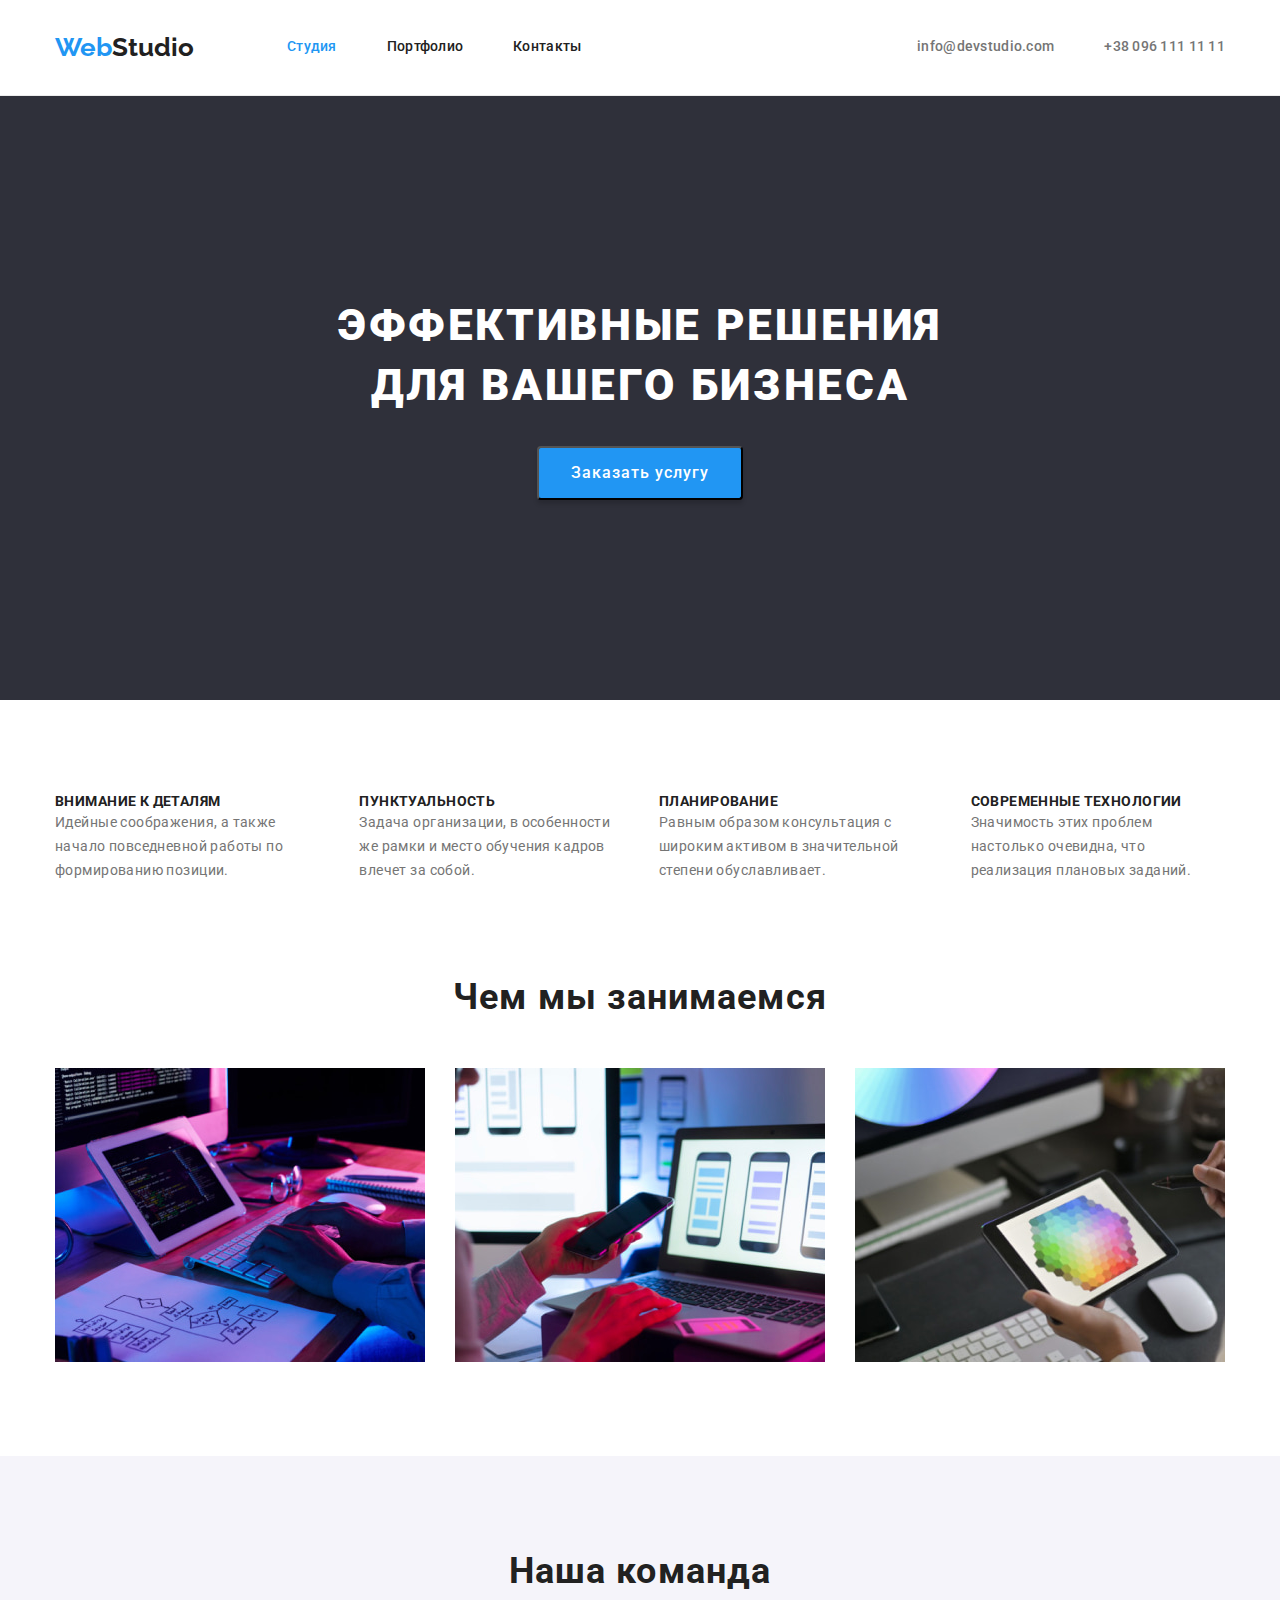
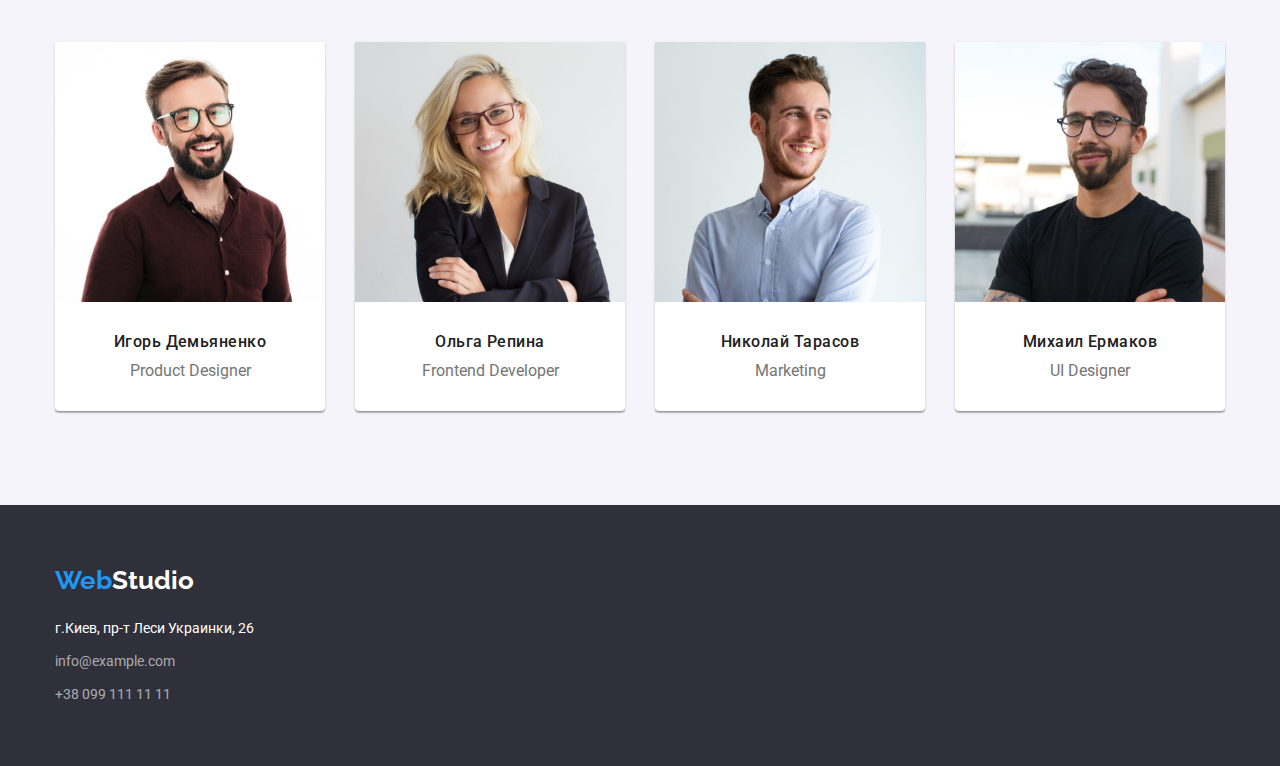
<file: index.html>
<!DOCTYPE html>
<html lang="en">
  <head>
    <meta charset="UTF-8" />
    <meta http-equiv="X-UA-Compatible" content="IE=edge" />
    <meta name="viewport" content="width=device-width, initial-scale=1.0" />
    <title>Document</title>
    <link
      rel="stylesheet"
      href="https://cdn.jsdelivr.net/npm/modern-normalize@1.1.0/modern-normalize.min.css"
    />

    <link rel="preconnect" href="https://fonts.googleapis.com" />
    <link rel="preconnect" href="https://fonts.gstatic.com" crossorigin />
    <link
      href="https://fonts.googleapis.com/css2?family=Raleway:wght@700&family=Roboto:wght@400;500;700;900&display=swap"
      rel="stylesheet"
    />

    <style>
      li {
        list-style-type: none;
      }
    </style>

    <link rel="stylesheet" href="./css/styles.css" />
  </head>

  <body>
    <header class="header">
      <div class="container header-container">
        <a class="logo-h header-link" href="/"
          ><span class="text-color-1">Web</span
          ><span class="text-color-2">Studio</span></a
        >
        <nav>
          <ul class="nav-list">
            <li class="nav-item">
              <a class="nav-link" href="./index.html">Студия</a>
            </li>
            <li class="nav-item">
              <a class="link" href="./portfolio.html">Портфолио</a>
            </li>
            <li class="nav-item">
              <a class="link" href="#contacts">Контакты</a>
            </li>
          </ul>
        </nav>

        <ul class="text-list header-wrapper">
          <li class="contact-header">
            <a class="text-color-5" href="mailto:info@devstudio.com"
              >info@devstudio.com</a
            >
          </li>
          <li class="contact-header">
            <a class="text-color-5" href="tel:+380961111111"
              >+38 096 111 11 11</a
            >
          </li>
        </ul>
      </div>
    </header>

    <!-- main -->

    <main>
      <!-- section-1 -->

      <section class="section-1">
        <div class="container">
          <h1 class="text-h1">
            Эффективные решения <br />
            для вашего бизнеса
          </h1>
          <button class="button" type="button">Заказать услугу</button>
        </div>
      </section>

      <!-- section-2 -->
      <section class="section-2">
        <div class="container">
          <h2 hidden>Наши преимущества</h2>
          <ul class="container-section-2">
            <li class="sec-2-item">
              <h3 class="h3">Внимание к деталям</h3>
              <p class="p-section-2">
                Идейные соображения, а также начало повседневной работы по
                формированию позиции.
              </p>
            </li>
            <li class="sec-2-item">
              <h3 class="h3">Пунктуальность</h3>
              <p class="p-section-2">
                Задача организации, в особенности же рамки и место обучения
                кадров влечет за собой.
              </p>
            </li>
            <li class="sec-2-item">
              <h3 class="h3">Планирование</h3>
              <p class="p-section-2">
                Равным образом консультация с широким активом в значительной
                степени обуславливает.
              </p>
            </li>
            <li>
              <h3 class="h3">Современные технологии</h3>
              <p class="p-section-2">
                Значимость этих проблем настолько очевидна, что реализация
                плановых заданий.
              </p>
            </li>
          </ul>
        </div>
      </section>

      <!-- section-3 -->

      <section class="section-3">
        <div class="container">
          <h2 class="h2-section">Чем мы занимаемся</h2>
          <ul class="container-section-3">
            <li class="item-sec-3">
              <img src="./images/img(1.1).jpg" alt="Фото рабочего процесса" />
            </li>
            <li class="item-sec-3">
              <img src="./images/img(1.2).jpg" alt="Фото рабочего процесса" />
            </li>
            <li>
              <img src="./images/img(1.3).jpg" alt="Фото рабочего процесса" />
            </li>
          </ul>
        </div>
      </section>

      <!-- section-4 -->

      <section class="section-4">
        <div class="container">
          <h2 class="h2-section">Наша команда</h2>
          <ul class="container-section-4">
            <li class="list-stud">
              <img src="./images/photo.jpg" alt="Фото сотрудника" width="270" />
              <div class="item-sec-4">
                <h3 class="h3-text">Игорь Демьяненко</h3>
                <p class="text-p">Product Designer</p>
              </div>
            </li>
            <li class="list-stud">
              <img
                src="./images/photo(1).jpg"
                alt="Фото сотрудника"
                width="270"
              />
              <div class="item-sec-4">
                <h3 class="h3-text">Ольга Репина</h3>
                <p class="text-p">Frontend Developer</p>
              </div>
            </li>
            <li class="list-stud">
              <img
                src="./images/photo(2).jpg"
                alt="Фото сотрудника"
                width="270"
              />
              <div class="item-sec-4">
                <h3 class="h3-text">Николай Тарасов</h3>
                <p class="text-p">Marketing</p>
              </div>
            </li>
            <li class="list-stud">
              <img
                src="./images/photo(3).jpg"
                alt="Фото сотрудника"
                width="270"
              />
              <div class="item-sec-4">
                <h3 class="h3-text">Михаил Ермаков</h3>
                <p class="text-p">UI Designer</p>
              </div>
            </li>
          </ul>
        </div>
      </section>
    </main>

    <!-- footer -->

    <footer class="footer">
      <div class="container">
        <a class="logo-f" href="/"
          ><span class="text-color-1">Web</span
          ><span class="text-color-3">Studio</span></a
        >
        <address>
          <ul class="ul-f">
            <li class="li-foot">
              <a
                href="https://goo.gl/maps/yri4DNAnojtGfzpU9"
                rel="noopener"
                target="_blank"
                class="text-color-3"
                >г.Киев, пр-т Леси Украинки, 26</a
              >
            </li>
            <li class="li-foot">
              <a href="mailto:info@example.com" class="text-color-4"
                >info@example.com</a
              >
            </li>
            <li>
              <a href="tel:+380991111111" class="text-color-4"
                >+38 099 111 11 11</a
              >
            </li>
          </ul>
        </address>
      </div>
    </footer>
  </body>
</html>
</file>
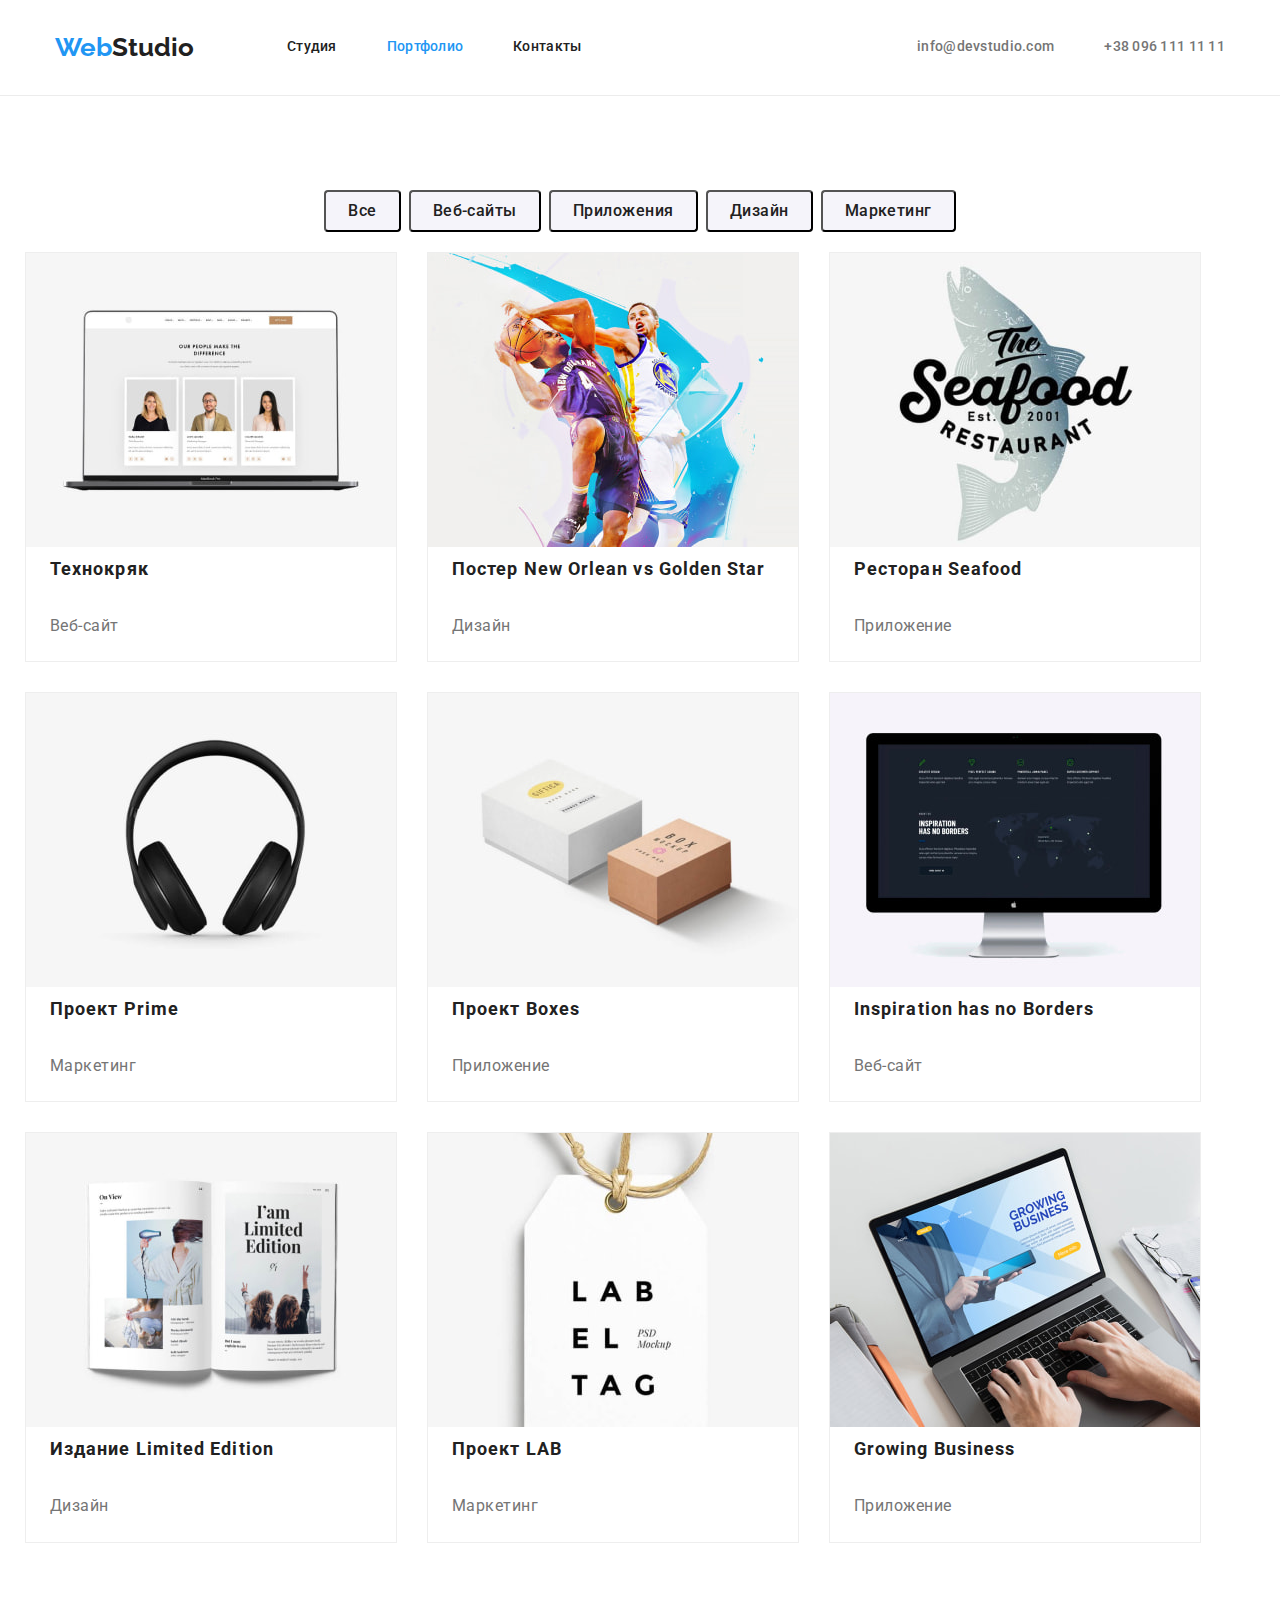
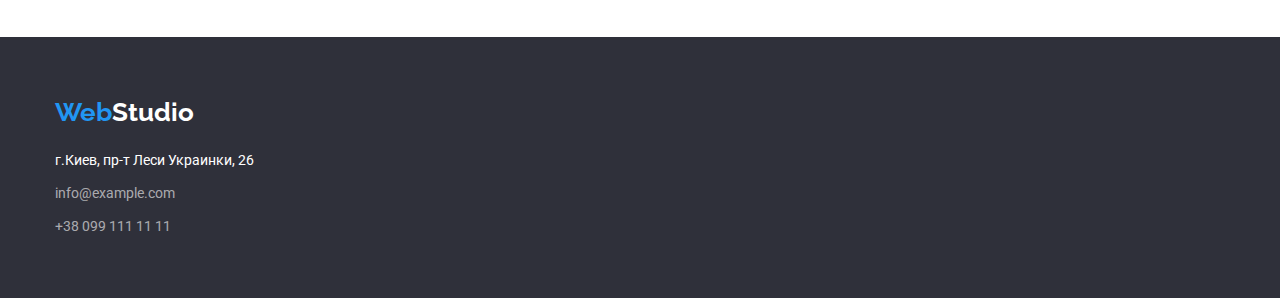
<file: portfolio.html>
<!DOCTYPE html>
<html lang="en">
  <head>
    <meta charset="UTF-8" />
    <meta http-equiv="X-UA-Compatible" content="IE=edge" />
    <meta name="viewport" content="width=device-width, initial-scale=1.0" />
    <title>Document</title>
    <link
      rel="stylesheet"
      href="https://cdn.jsdelivr.net/npm/modern-normalize@1.1.0/modern-normalize.min.css"
    />

    <link rel="preconnect" href="https://fonts.googleapis.com" />
    <link rel="preconnect" href="https://fonts.gstatic.com" crossorigin />
    <link
      href="https://fonts.googleapis.com/css2?family=Raleway:wght@700&family=Roboto:wght@400;500;700;900&display=swap"
      rel="stylesheet"
    />

    <style>
      li {
        list-style-type: none;
      }
    </style>

    <link rel="stylesheet" href="./css/styles.css" />
  </head>

  <!-- body -->

  <body>
    <!-- header -->

    <header class="header">
      <div class="container header-container">
        <a class="logo-h header-link" href="/"
          ><span class="text-color-1">Web</span
          ><span class="text-color-2">Studio</span></a
        >
        <!-- nav -->

        <nav>
          <ul class="nav-list">
            <li class="nav-item">
              <a class="link" href="./index.html">Студия</a>
            </li>
            <li class="nav-item">
              <a class="nav-link" href="./portfolio.html">Портфолио</a>
            </li>
            <li class="nav-item">
              <a class="link" href="#contacts">Контакты</a>
            </li>
          </ul>
        </nav>

        <!-- contact -->

        <ul class="text-list header-wrapper">
          <li class="contact-header">
            <a class="text-color-5" href="mailto:info@devstudio.com"
              >info@devstudio.com</a
            >
          </li>
          <li class="contact-header">
            <a class="text-color-5" href="tel:+380961111111"
              >+38 096 111 11 11</a
            >
          </li>
        </ul>
      </div>
    </header>

    <!-- main -->

    <main>
      <!-- section -->

      <section class="sec-portf">
        <div class="container">
          <!-- Блок кнопок -->
          <div class="btn-block">
            <ul class="sec-btn">
              <li class="btn-iten">
                <button class="btn-portf" type="button">Все</button>
              </li>
              <li class="btn-iten">
                <button class="btn-portf" type="button">Веб-сайты</button>
              </li>
              <li class="btn-iten">
                <button class="btn-portf" type="button">Приложения</button>
              </li>

              <li class="btn-iten">
                <button class="btn-portf" type="button">Дизайн</button>
              </li>
              <li class="btn-iten">
                <button class="btn-portf" type="button">Маркетинг</button>
              </li>
            </ul>
          </div>

          <!-- Список картинок -->

          <div class="">
            <ul class="sec-img">
              <li class="list">
                <a href="">
                  <img
                    src="./images/portfolio-img-1.jpg"
                    alt="Технокряк-вебсайт"
                    width="370"
                    height="294"
                  />
                  <div class="picture-list">
                    <h3 class="h3-portf">Технокряк</h3>

                    <p class="p-text">Веб-сайт</p>
                  </div>
                </a>
              </li>

              <li class="list">
                <a href="">
                  <img
                    src="./images/portfolio-img-2.jpg"
                    alt="Постер New Orlean vs Golden Star"
                    width="370"
                    height="294"
                  />
                  <div>
                    <h3 class="h3-portf">Постер New Orlean vs Golden Star</h3>

                    <p class="p-text">Дизайн</p>
                  </div>
                </a>
              </li>

              <li class="list">
                <a href="">
                  <img
                    src="./images/portfolio-img-3.jpg"
                    alt="Ресторан SeafoodРесторан Seafood"
                    width="370"
                    height="294"
                  />
                  <div>
                    <h3 class="h3-portf">Ресторан Seafood</h3>

                    <p class="p-text">Приложение</p>
                  </div>
                </a>
              </li>

              <li class="list">
                <a href="">
                  <img
                    src="./images/portfolio-img-4.jpg"
                    alt="Проект Prime"
                    width="370"
                    height="294"
                  />
                  <div>
                    <h3 class="h3-portf">Проект Prime</h3>

                    <p class="p-text">Маркетинг</p>
                  </div>
                </a>
              </li>

              <li class="list">
                <a href="">
                  <img
                    src="./images/portfolio-img-5.jpg"
                    alt="Проект Boxes"
                    width="370"
                    height="294"
                  />
                  <div>
                    <h3 class="h3-portf">Проект Boxes</h3>

                    <p class="p-text">Приложение</p>
                  </div>
                </a>
              </li>

              <li class="list">
                <a href="">
                  <img
                    src="./images/portfolio-img-6.jpg"
                    alt="Inspiration has no Borders"
                    width="370"
                    height="294"
                  />
                  <div>
                    <h3 class="h3-portf">Inspiration has no Borders</h3>

                    <p class="p-text">Веб-сайт</p>
                  </div>
                </a>
              </li>

              <li class="list">
                <a href="">
                  <img
                    src="./images/portfolio-img-7.jpg"
                    alt="Издание Limited Edition"
                    width="370"
                    height="294"
                  />
                  <div>
                    <h3 class="h3-portf">Издание Limited Edition</h3>

                    <p class="p-text">Дизайн</p>
                  </div>
                </a>
              </li>

              <li class="list">
                <a href="">
                  <img
                    src="./images/portfolio-img-8.jpg"
                    alt="Проект LAB"
                    width="370"
                    height="294"
                  />
                  <div>
                    <h3 class="h3-portf">Проект LAB</h3>

                    <p class="p-text">Маркетинг</p>
                  </div>
                </a>
              </li>

              <li class="list">
                <a href="">
                  <img
                    src="./images/portfolio-img-9.jpg"
                    alt="Growing Business"
                    width="370"
                    height="294"
                  />
                  <div>
                    <h3 class="h3-portf">Growing Business</h3>

                    <p class="p-text">Приложение</p>
                  </div>
                </a>
              </li>
            </ul>
          </div>
        </div>
      </section>
    </main>

    <!-- footer -->

    <footer class="footer">
      <div class="container">
        <a class="logo-f" href="/"
          ><span class="text-color-1">Web</span
          ><span class="text-color-3">Studio</span></a
        >
        <address>
          <ul class="ul-f">
            <li class="li-foot">
              <a href="" class="text-color-3">г.Киев, пр-т Леси Украинки, 26</a>
            </li>
            <li class="li-foot">
              <a href="mailto:info@example.com" class="text-color-4"
                >info@example.com</a
              >
            </li>
            <li>
              <a href="tel:+380991111111" class="text-color-4"
                >+38 099 111 11 11</a
              >
            </li>
          </ul>
        </address>
      </div>
    </footer>
  </body>
</html>
</file>
<file: css/styles.css>
/* Переменные */
:root {
  --primary-text-color: #757575;
  --title-text-color-1: #212121;
  --title-text-color-2: rgba(255, 255, 255, 0.6);
  --accent-color-1: #ffffff;
  --accent-color-2: #2196f3;
}

.text-color-1 {
  color: var(--accent-color-2);
}

.text-color-2 {
  color: var(--title-text-color-1);
}

.text-color-3 {
  color: var(--accent-color-1);
}

.text-color-4 {
  color: var(--title-text-color-2);
}
.text-color-5 {
  color: var(--primary-text-color);
}

.text-color-5:hover {
  color: var(--accent-color-2);
}

[href] {
  text-decoration: none;
}

/* body */

body {
  color: #757575;
  background-color: #ffffff;
  font-family: Roboto;
}

* {
  margin: 0;
  padding: 0;
}

h1,
h2,
h3,
h4,
p {
  margin-top: 0;
  margin-bottom: 0;
}

img {
  display: block;
  max-width: 100%;
  height: auto;
}

h1:list-child,
h2:list-child,
h3:list-child,
h4:list-child,
p:list-child {
  margin-bottom: 0;
}

.container {
  width: 1200px;
  padding-left: 15px;
  padding-right: 15px;
  margin-right: auto;
  margin-left: auto;
}

/* Портфолио */

.sec-portf {
  padding-top: 94px;
  padding-bottom: 94px;
}

.sec-btn {
  display: flex;
  justify-content: center;
}

.btn-iten {
  padding-right: 8px;
}

.btn-iten:not(:last-child) {
  margin-right: 0;
}

.btn-iten:last-child {
  padding-right: 0;
}

.btn-portf {
  padding: 6px 22px;
}

.sec-img {
  display: flex;
  flex-wrap: wrap;
  margin-top: -30px;
  margin-left: -30px;
}

/* .picture-list {
  outline: 1px solid #444;
} */

.btn-block {
  margin-bottom: 50px;
}

.header {
  background-color: #ffffff;
  padding-top: 32px;
  padding-bottom: 32px;
  border-bottom: 1px solid#ECECEC;
}

button {
  font-weight: 500;
  font-size: 16px;
  line-height: 1.6;
  text-align: center;
  letter-spacing: 0.03em;
  color: #212121;
  background: #f5f4fa;
  border-radius: 4px;
}

.list {
  /* width: calc((100% - 60px) / 3); */
  outline: (100% / 3 - 20px);
  margin-right: 30px;
  margin-bottom: 30px;

  background: #ffffff;
  border: 1px solid #eeeeee;
  box-sizing: border-box;
}

button:hover,
button:focus {
  color: #ffffff;
  background: #2196f3;
  border-radius: 4px;
}

.header-wrapper {
  display: flex;
}

.list:nth-child(3n) {
  margin-right: 0;
}

.list:nth-last-child(-n + 3) {
  margin-bottom: 0;
}

.h3-portf {
  font-weight: bold;
  font-size: 18px;
  line-height: 2;
  letter-spacing: 0.06em;
  color: #212121;
  padding-top: 4px;
  padding-bottom: 20px;
  padding-right: 24px;
  padding-left: 24px;
  border-right: ;
  border-bottom: ;
  border-left: ;
}

.p-text {
  color: #757575;
  font-size: 16px;
  line-height: 1.9;
  letter-spacing: 0.03em;
  padding-top: 4px;
  padding-bottom: 20px;
  padding-right: 24px;
  padding-left: 24px;
  border-right: ;
  border-bottom: ;
  border-left: ;
}

/* Студия */

/* header */

/* Flex */

/* li:not(:last-child) {
  margin-bottom: 0;
} */

.header-container {
  display: flex;
  align-items: center;
}

.header-link {
  margin-right: 93px;
}

.nav-item {
  margin-right: 50px;
}

.nav-item:not(:last-child) {
  margin-bottom: 0;
}

/* .list {
  width: 370px;
  margin-top: 0;
  padding-left: 0;
  margin-bottom: 0;
  list-style: none;
} */

.nav-list {
  display: flex;
}

.logo-h {
  display: block;
  font-family: Raleway;
  font-weight: bold;
  font-size: 26px;
  line-height: 1.19;
}

.link {
  color: #212121;
}

.link:hover {
  color: #2196f3;
}

.nav-link {
  color: #2196f3;
}

nav {
  font-weight: 500;
  font-size: 14px;
  line-height: 1.14;
  letter-spacing: 0.02em;
}

/* Интервалы */

.text-list {
  font-weight: 500;
  font-size: 14px;
  line-height: 1.14;
  letter-spacing: 0.02em;
  margin: 0;
  padding: 0;
  margin-left: auto;
}

.contact-header {
  margin-right: 50px;
}

.contact-header:last-child {
  margin-right: 0;
}

/* main */

/* section-1 */

.section-1 {
  background-color: #2f303a;
  max-width: 1600px;
  padding-top: 200px;
  padding-bottom: 200px;
  text-align: center;
  margin-right: auto;
  margin-left: auto;
}

.hero {
  display: flex;
  flex-direction: column;
  align-items: center;
}

/* section-2 */

.section-2 {
  padding-top: 94px;
  margin-left: auto;
  margin-right: auto;
}

.sec-2-item:not(:last-child) {
  margin-right: 30px;
}

.container-section-2 {
  display: flex;
}

/* section-3 */

.section-3 {
  padding-top: 94px;
  padding-bottom: 94px;
}

.container-section-3 {
  display: flex;
  /* padding-left: 0;
  margin-top: 0;
  margin-bottom: 0; */
}

.item-sec-3:not(:last-child) {
  margin-right: 30px;
}

/* .item-sec-3:last-child {
  margin-right: 0;
} */

/* section-4 */

.section-4 {
  padding-top: 94px;
  padding-bottom: 94px;
  background-color: #f5f4fa;
  max-width: 1600px;
  margin-left: auto;
  margin-right: auto;
}

.container-section-4 {
  display: flex;
}

.item-sec-4:not(:last-child) {
  margin-right: 30px;
}

.list-stud:last-child {
  margin-right: 0;
}

.text-h1 {
  color: #fff;
  font-weight: 900;
  font-size: 44px;
  line-height: 1.36;
  text-align: center;
  letter-spacing: 0.06em;
  text-transform: uppercase;
}

/* button */

.button {
  color: #fff;
  background-color: #2196f3;
  box-shadow: 0px 4px 4px rgba(0, 0, 0, 0.15);
  border-radius: 4px;
  font-size: 16px;
  line-height: 1.9;
  text-align: center;
  letter-spacing: 0.06em;
  font-family: inherit;
  padding: 10px 32px;
  margin-top: 30px;
}

.h2-section {
  color: #212121;
  font-weight: bold;
  font-size: 36px;
  line-height: 1.17;
  text-align: center;
  letter-spacing: 0.03em;
  margin-bottom: 50px;
}

.h3 {
  color: #212121;
  font-weight: bold;
  font-size: 14px;
  line-height: 1.14;
  letter-spacing: 0.03em;
  text-transform: uppercase;
}

.h3-text {
  color: #212121;
  font-weight: 500;
  font-size: 16px;
  line-height: 1.19;
  text-align: center;
  letter-spacing: 0.03em;
  margin-top: 30px;
}

.p-section-2 {
  font-size: 14px;
  line-height: 1.72;
  letter-spacing: 0.03em;
  color: #757575;
}

.text-p {
  font-size: 16px;
  line-height: 1.2;
  text-align: center;
  margin-top: 10px;
  margin-bottom: 30px;
}

.list-stud {
  background-color: #ffffff;
  margin-right: 30px;

  box-shadow: 0px 1px 3px rgba(0, 0, 0, 0.12), 0px 1px 1px rgba(0, 0, 0, 0.14),
    0px 2px 1px rgba(0, 0, 0, 0.2);
  border-radius: 0px 0px 4px 4px;
}

/* footer */
.footer {
  background-color: #2f303a;
  padding-top: 60px;
  padding-bottom: 60px;
  max-width: 1600px;
  margin-left: auto;
  margin-right: auto;
}

.logo-f {
  display: block;
  font-family: Raleway;
  font-weight: bold;
  font-size: 26px;
  line-height: 1.2;
  margin-bottom: 20px;
}

.ul-f {
  font-style: normal;
  font-size: 14px;
  line-height: 1.72;
}

.li-foot:not(:last-child) {
  margin-bottom: 9px;
}
</file>
